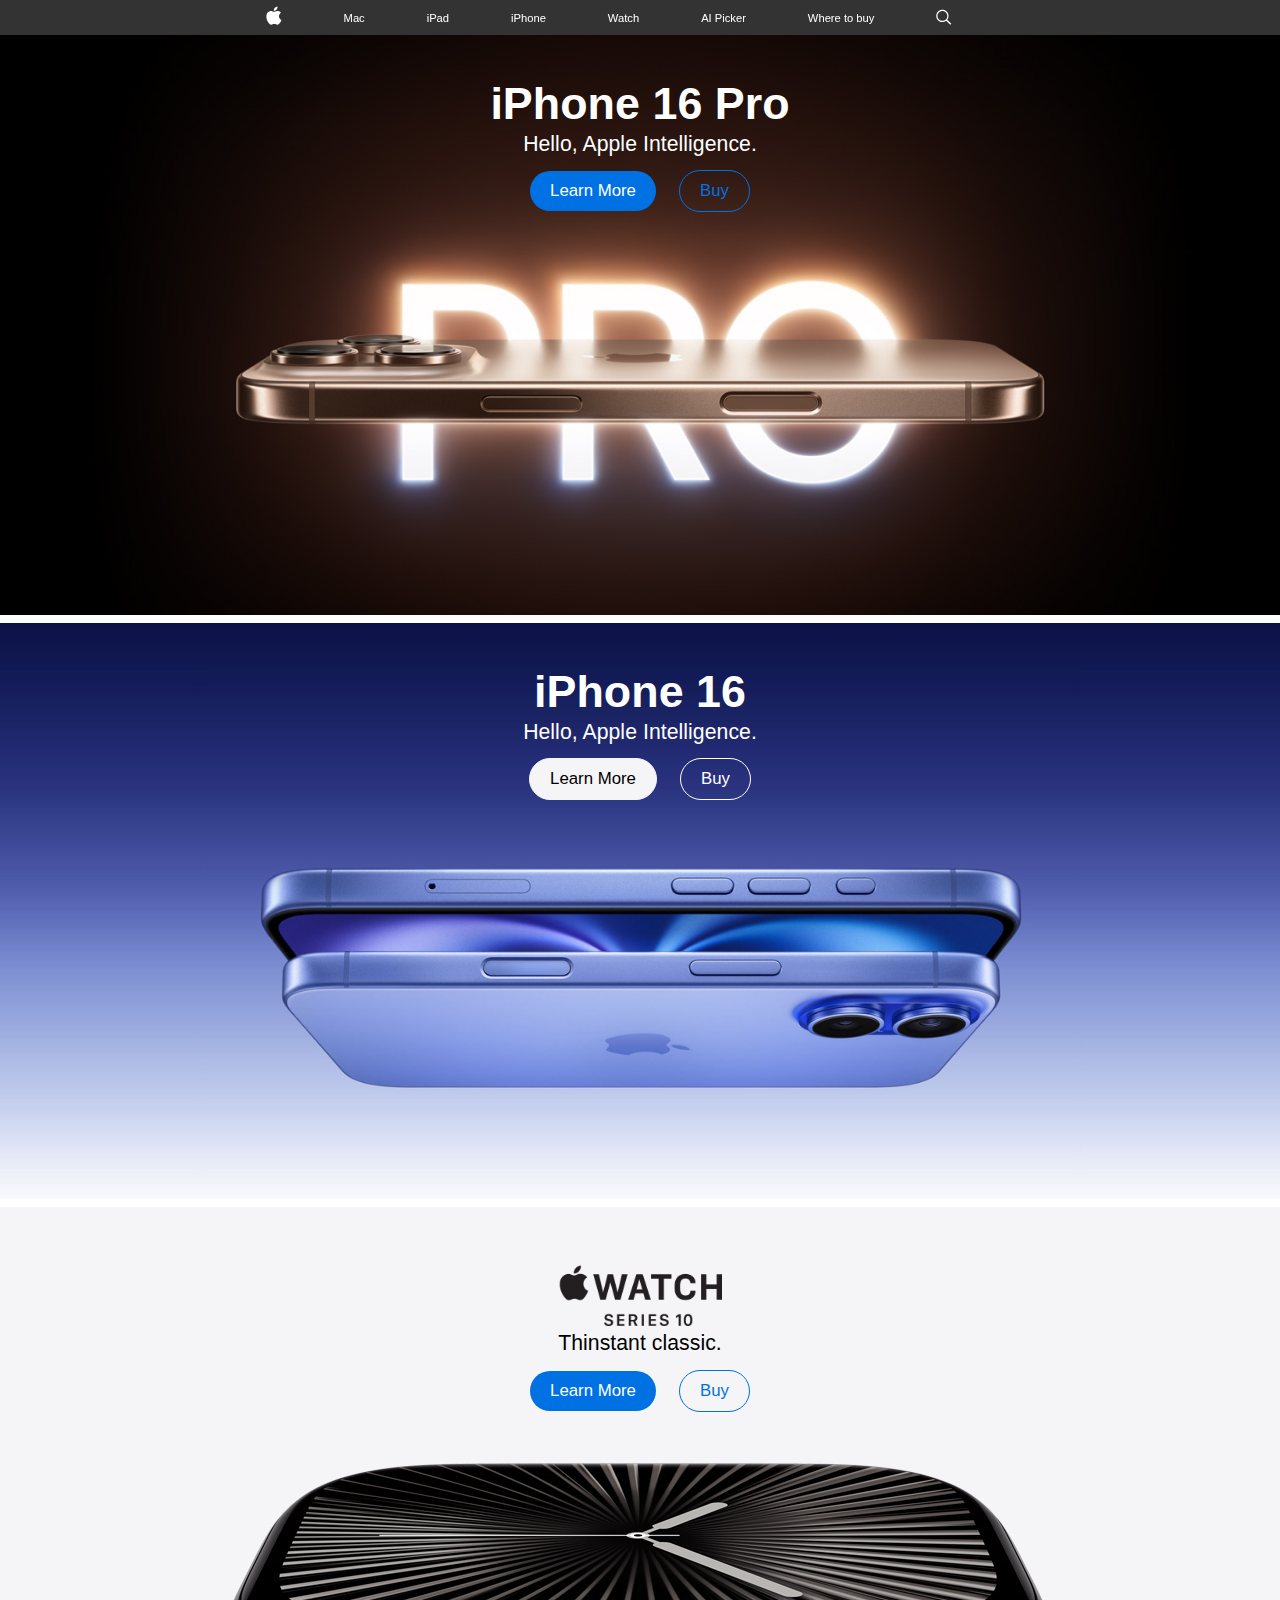
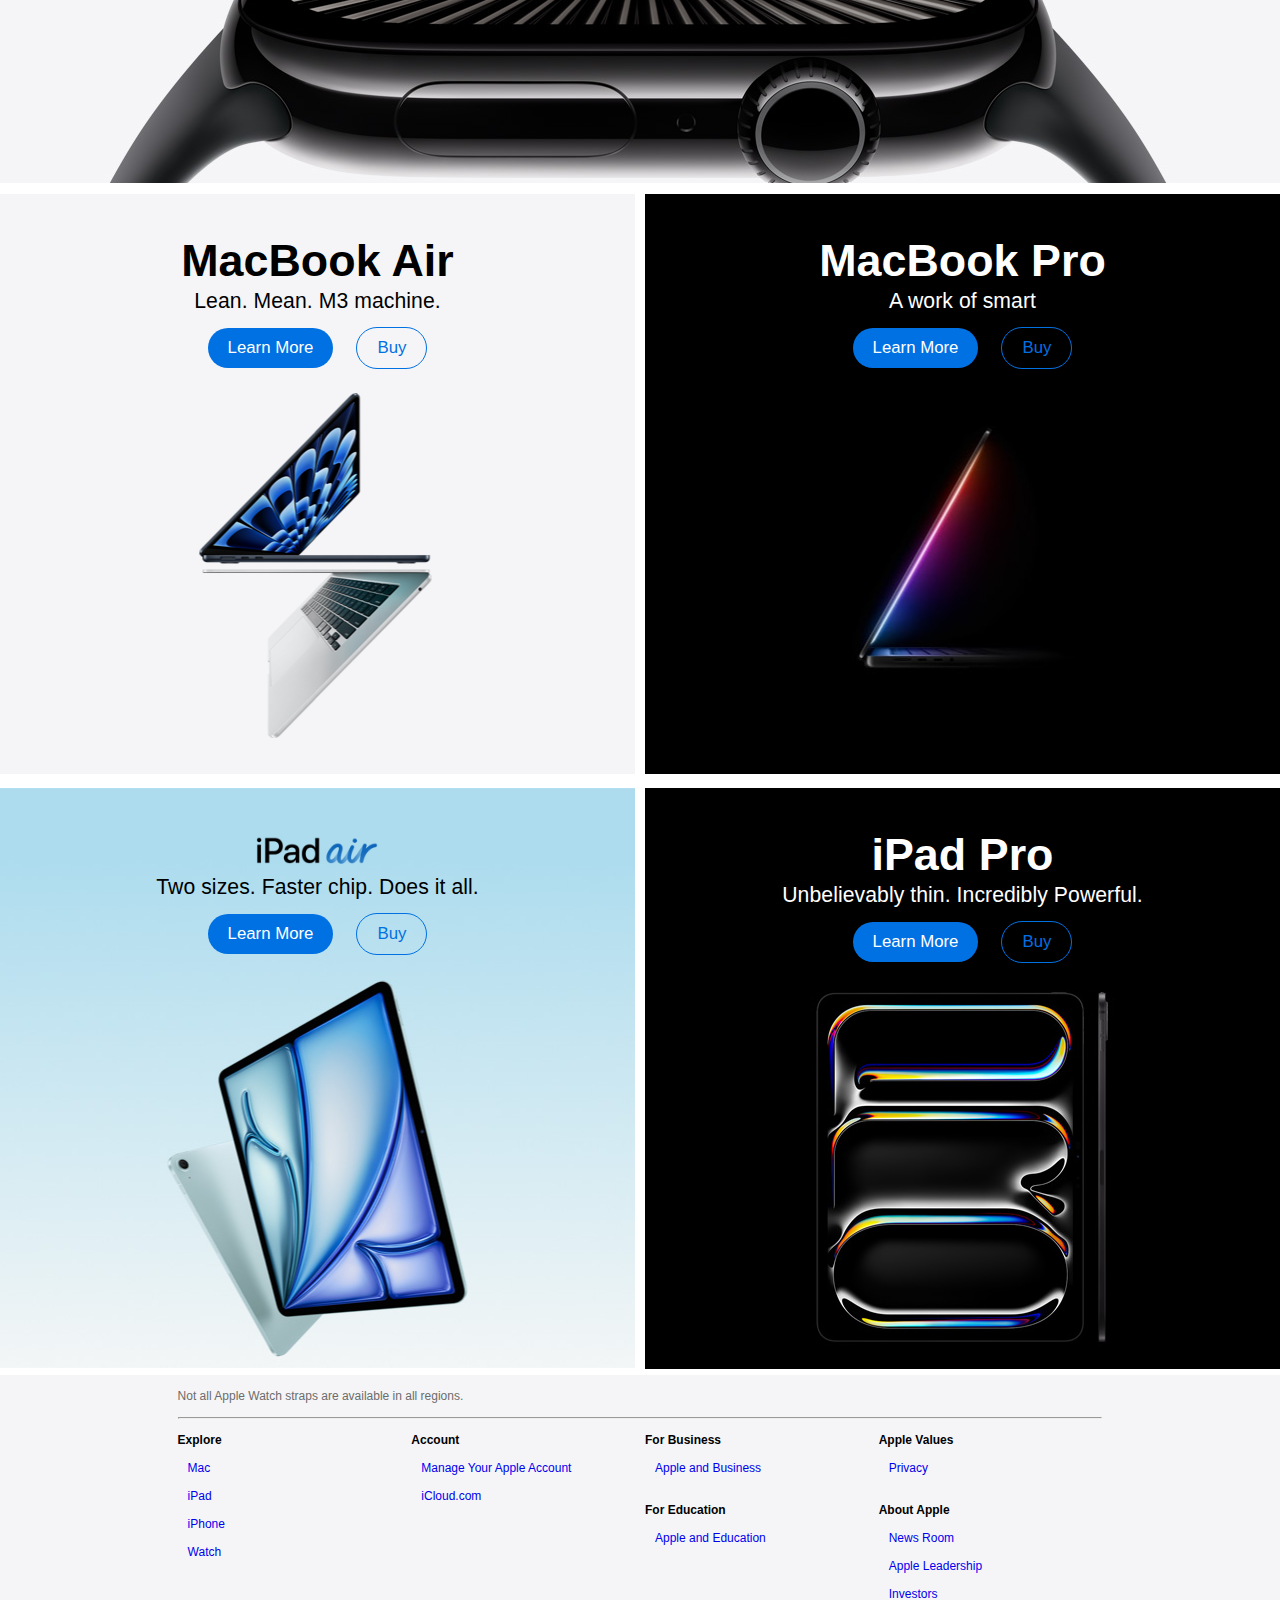
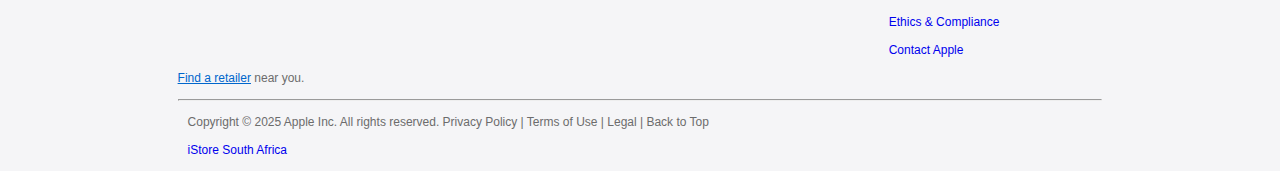
<file: index.html>
<!DOCTYPE html>
<html lang="en">
  <head>
    <meta charset="UTF-8" />
    <meta
      name="viewport"
      content="width=device-width, initial-scale=1.0"
    />
    <meta
      http-equiv="X-UA-Compatible"
      content="ie=edge"
    />
    <title>Tshego | Apple (South Africa)</title>
    <link
      rel="shortcut icon"
      href="img/favicon.ico"
      type="image/x-icon"
    />
    <link
      rel="stylesheet"
      href="style.css"
    />
  </head>
  <body>
    <header>
      <div class="container">
        <nav class="nav">
          <ul class="nav-list nav-list-mobile">
            <li class="nav">
              <!-- <div class="mobile-menu">
                <span class="line line-top"></span>
                <span class="line line-bottom"></span>
              </div> -->
            </li>
            <li class="nav-item">
              <a
                href="ai_picker.html"
                class="nav-link nav-link-apple"
              ></a>
            </li>
            <li class="nav-item">
              <a
                href="#"
                class="nav-link nav-link-bag"
              ></a>
            </li>
          </ul>
          <!-- /.nav-list nav-list-mobile -->
          <ul class="nav-list nav-list-larger">
            <li class="nav-item nav-item-hidden">
              <a
                href="index.html"
                class="nav-link nav-link-apple"
              ></a>
            </li>

            <li class="nav-item">
              <a
                href="https://www.apple.com/za/mac/"
                target="_blank"
                class="nav-link"
                >Mac</a
              >
            </li>
            <li class="nav-item">
              <a
                href="https://www.apple.com/za/ipad/"
                target="_blank"
                class="nav-link"
                >iPad</a
              >
            </li>
            <li class="nav-item">
              <a
                href="https://www.apple.com/za/iphone/"
                class="nav-link"
                >iPhone</a
              >
            </li>
            <li class="nav-item">
              <a
                href="https://www.apple.com/za/watch/"
                class="nav-link"
                >Watch</a
              >
            </li>
            <li class="nav-item">
              <a
                href="ai_picker.html"
                class="nav-link"
                >AI Picker</a
              >
            </li>
            <li class="nav-item">
              <a
                href="https://www.istore.co.za/storelocator"
                target="_blank"
                class="nav-link"
                >Where to buy</a
              >
            </li>
            <li
              class="nav-item"
              id="search"
            >
              <a
                class="nav-link nav-link-search"
                id="search"
              ></a>
            </li>
            <li class="nav-item nav-item-hidden-bag">
              <a
                href="#"
                class="nav-link nav-link-bag"
              ></a>
            </li>
          </ul>
          <!-- /.nav-list nav-list-larger -->
        </nav>
        <div class="search-container hide">
          <div
            class="nav-link-search"
            id="search"
          ></div>
          <div class="search-bar">
            <form action="">
              <input
                type="text"
                placeholder="Search"
              />
            </form>
          </div>
          <div class="link-close"></div>
          <div class="quick-links">
            <h2>Quick Links</h2>
            <ul>
              <li>
                <a href="#">Sign in</a>
              </li>
              <li>
                <a href="ai_picker.html">AI Picker</a>
              </li>
              <li>
                <a href="#">Find a Store</a>
              </li>
              <li>
                <a href="#">Buy Online</a>
              </li>
              <li>
                <a href="#">Hire Me</a>
              </li>
            </ul>
          </div>
        </div>
      </div>
      <div class="overlay"></div>
    </header>
    <main>
      <section class="hero iphone-16-pro">
        <div class="container">
          <div class="title">
            <h2 class="title-heading">iPhone 16 Pro</h2>
            <h3 class="title-sub-heading">Hello, Apple Intelligence.</h3>
          </div>
          <div class="cta">
            <a
              href="https://www.apple.com/za/iphone-16-pro/"
              target="_blank"
              class="cta-link learn-more-button-blue"
              >Learn More</a
            >
            <a
              href="https://www.istore.co.za/iphone/shop-iphone-range"
              class="cta-link buy-button-blue"
              >Buy</a
            >
          </div>
        </div>
      </section>

      <section class="hero iphone-16">
        <div class="container">
          <div class="title">
            <h2 class="title-heading">iPhone 16</h2>
            <h3 class="title-sub-heading">Hello, Apple Intelligence.</h3>
          </div>
          <div class="cta">
            <a
              href="https://www.apple.com/za/iphone-16/"
              target="_blank"
              class="cta-link cta-link-darker learn-more-button-white"
              >Learn More</a
            >
            <a
              href="https://www.istore.co.za/iphone/shop-iphone-range"
              class="cta-link cta-link-darker buy-button-white"
              >Buy</a
            >
          </div>
        </div>
      </section>

      <section class="hero watch">
        <div class="container">
          <div class="title title-dark">
            <h2 class="title-heading-watch"></h2>
            <h3 class="title-sub-heading">Thinstant classic.</h3>
          </div>
          <div class="cta">
            <a
              href="https://www.apple.com/za/apple-watch-series-10/"
              target="_blank"
              class="cta-link cta-link-darker learn-more-button-blue"
              >Learn More</a
            >
            <a
              href="https://www.istore.co.za/apple-watch/shop-apple-watch-series-10"
              class="cta-link cta-link-darker buy-button-blue"
              >Buy</a
            >
          </div>
        </div>
      </section>

      <article class="gridded-hero">
        <section class="macbook-air macbook-air-mobile">
          <div class="container">
            <div class="title title-dark">
              <h2 class="title-heading">MacBook Air</h2>
              <h3 class="title-sub-heading">Lean. Mean. M3 machine.</h3>
            </div>
            <div class="cta">
              <a
                href="https://www.apple.com/za/macbook-air/"
                target="_blank"
                class="cta-link cta-link-darker learn-more-button-blue"
                >Learn More</a
              >
              <a
                href="https://www.istore.co.za/mac/shop-mac-range"
                class="cta-link cta-link-darker buy-button-blue"
                >Buy</a
              >
            </div>
          </div>
        </section>
        <section class="macbook-pro">
          <div class="container">
            <div class="title">
              <h2 class="title-heading">MacBook Pro</h2>
              <h3 class="title-sub-heading">A work of smart</h3>
            </div>
            <div class="cta">
              <a
                href="https://www.apple.com/za/macbook-pro/"
                class="cta-link cta-link-darker learn-more-button-blue"
                >Learn More</a
              >
              <a
                href="https://www.istore.co.za/mac/shop-mac-range"
                class="cta-link cta-link-darker buy-button-blue"
                >Buy</a
              >
            </div>
          </div>
        </section>
        <section class="ipad-air">
          <div class="container">
            <div class="title title-dark">
              <h2 class="title-heading-ipad-air"></h2>
              <h3 class="title-sub-heading">
                Two sizes. Faster chip. Does it all.
              </h3>
            </div>
            <div class="cta">
              <a
                href="https://www.apple.com/za/ipad-air/"
                target="_blank"
                class="cta-link cta-link-darker learn-more-button-blue"
                >Learn More</a
              >
              <a
                href="https://www.istore.co.za/ipad/shop-ipad-range"
                class="cta-link cta-link-darker buy-button-blue"
                >Buy</a
              >
            </div>
          </div>
        </section>
        <section class="ipad-pro">
          <div class="container">
            <div class="title">
              <h2 class="title-heading">iPad Pro</h2>
              <h3 class="title-sub-heading">
                Unbelievably thin. Incredibly Powerful.
              </h3>
            </div>
            <div class="cta">
              <a
                href="https://www.apple.com/za/ipad-pro/"
                target="_blank"
                class="cta-link cta-link-darker learn-more-button-blue"
                >Learn More</a
              >
              <a
                href="#"
                class="cta-link cta-link-darker buy-button-blue"
                >Buy</a
              >
            </div>
          </div>
        </section>
      </article>
    </main>
    <footer class="footer-styles">
      <div class="container mobile-hide">
        <br />
        Not all Apple Watch straps are available in all regions.
        <br /><br />
        <hr />
        <div class="gridded-footer">
          <div class="explore">
            <br />
            <h4>Explore</h4>
            <p>
              <br />
              <a href="#">Mac</a><br /><br />
              <a href="#">iPad</a><br /><br />
              <a href="#">iPhone</a><br /><br />
              <a href="#">Watch</a><br /><br />
            </p>
          </div>
          <div class="account">
            <br />
            <h4>Account</h4>
            <p>
              <br />
              <a href="#">Manage Your Apple Account</a><br /><br />
              <a href="#">iCloud.com</a><br /><br />
            </p>
          </div>
          <div class="business-education">
            <br />
            <h4>For Business</h4>
            <p>
              <br />
              <a href="#">Apple and Business</a><br /><br />
            </p>
            <br />
            <h4>For Education</h4>
            <p>
              <br />
              <a href="#">Apple and Education</a><br /><br />
            </p>
          </div>
          <div class="values-about">
            <br />
            <h4>Apple Values</h4>
            <p>
              <br />
              <a href="#">Privacy</a><br /><br />
            </p>
            <br />
            <h4>About Apple</h4>
            <p>
              <br />
              <a href="#">News Room</a><br /><br />
              <a href="#">Apple Leadership</a><br /><br />
              <a href="#">Investors</a><br /><br />
              <a href="#">Ethics & Compliance</a><br /><br />
              <a href="#">Contact Apple</a><br /><br />
            </p>
          </div>
        </div>
        <a
          href="#"
          class="blue"
          >Find a retailer</a
        >
        near you.
        <br />
        <br />
        <hr />
        <br />
        <p>
          Copyright © 2025 Apple Inc. All rights reserved. Privacy Policy |
          Terms of Use | Legal | Back to Top <br /><br /><a
            href="https://www.istore.co.za/"
            target="_blank"
            >iStore South Africa</a
          >
          <br />
          <br />
        </p>
      </div>
      <div class="container mobile-show">
        <br />
        <aside>
          <details>
            <summary>
              Explore
              <br />
              <br />
              <hr />
            </summary>
            <p>
              <br />
              <a href="#">Mac</a><br /><br />
              <a href="#">iPad</a><br /><br />
              <a href="#">iPhone</a><br /><br />
              <a href="#">Watch</a><br /><br />
            </p>
          </details>
          <br />
          <aside>
            <details>
              <summary>
                Account <br /><br />
                <hr />
              </summary>
              <p>
                <br />
                <a href="#">Manage Your Apple Account</a><br /><br />
                <a href="#">iCloud.com</a><br /><br />
              </p>
            </details>
          </aside>
          <br />
          <aside>
            <details>
              <summary>
                For Business
                <br /><br />
                <hr />
              </summary>
              <p>
                <br />
                <a href="#">Apple and Business</a><br /><br />
              </p>
              <br />
            </details>
          </aside>
          <br />
          <aside>
            <details>
              <summary>
                For Education <br /><br />
                <hr />
              </summary>
              <p>
                <br />
                <a href="#">Apple and Education</a><br /><br />
              </p>
            </details>
          </aside>
          <br />
          <aside>
            <details>
              <summary>
                Apple Values <br /><br />
                <hr />
              </summary>
              <p>
                <br />
                <a href="#">Privacy</a><br /><br />
              </p>
              <br />
            </details>
          </aside>
          <aside>
            <br />
            <details>
              <summary>
                About Apple <br /><br />
                <hr />
              </summary>
              <p>
                <br />
                <a href="#">News Room</a><br /><br />
                <a href="#">Apple Leadership</a><br /><br />
                <a href="#">Investors</a><br /><br />
                <a href="#">Ethics & Compliance</a><br /><br />
                <a href="#">Contact Apple</a><br /><br />
              </p>
              <br /><br />
            </details>
          </aside>
        </aside>
        <p>
          <br />
          <a
            href="#"
            class="blue"
            >Find a retailer</a
          >
          near you.
        </p>
        <p><br />iStore South Africa</p>
        <p><br />Copyright © 2025 Apple Inc. All rights reserved.</p>
        <p>
          <br /><a href="#">Privacy Policy</a> | <a href="#">Terms of Use</a> |
          <a href="#">Legal</a> | <a href="#">Site Map</a>
        </p>
      </div>
    </footer>
    <script src="main.js"></script>
  </body>
</html>
</file>
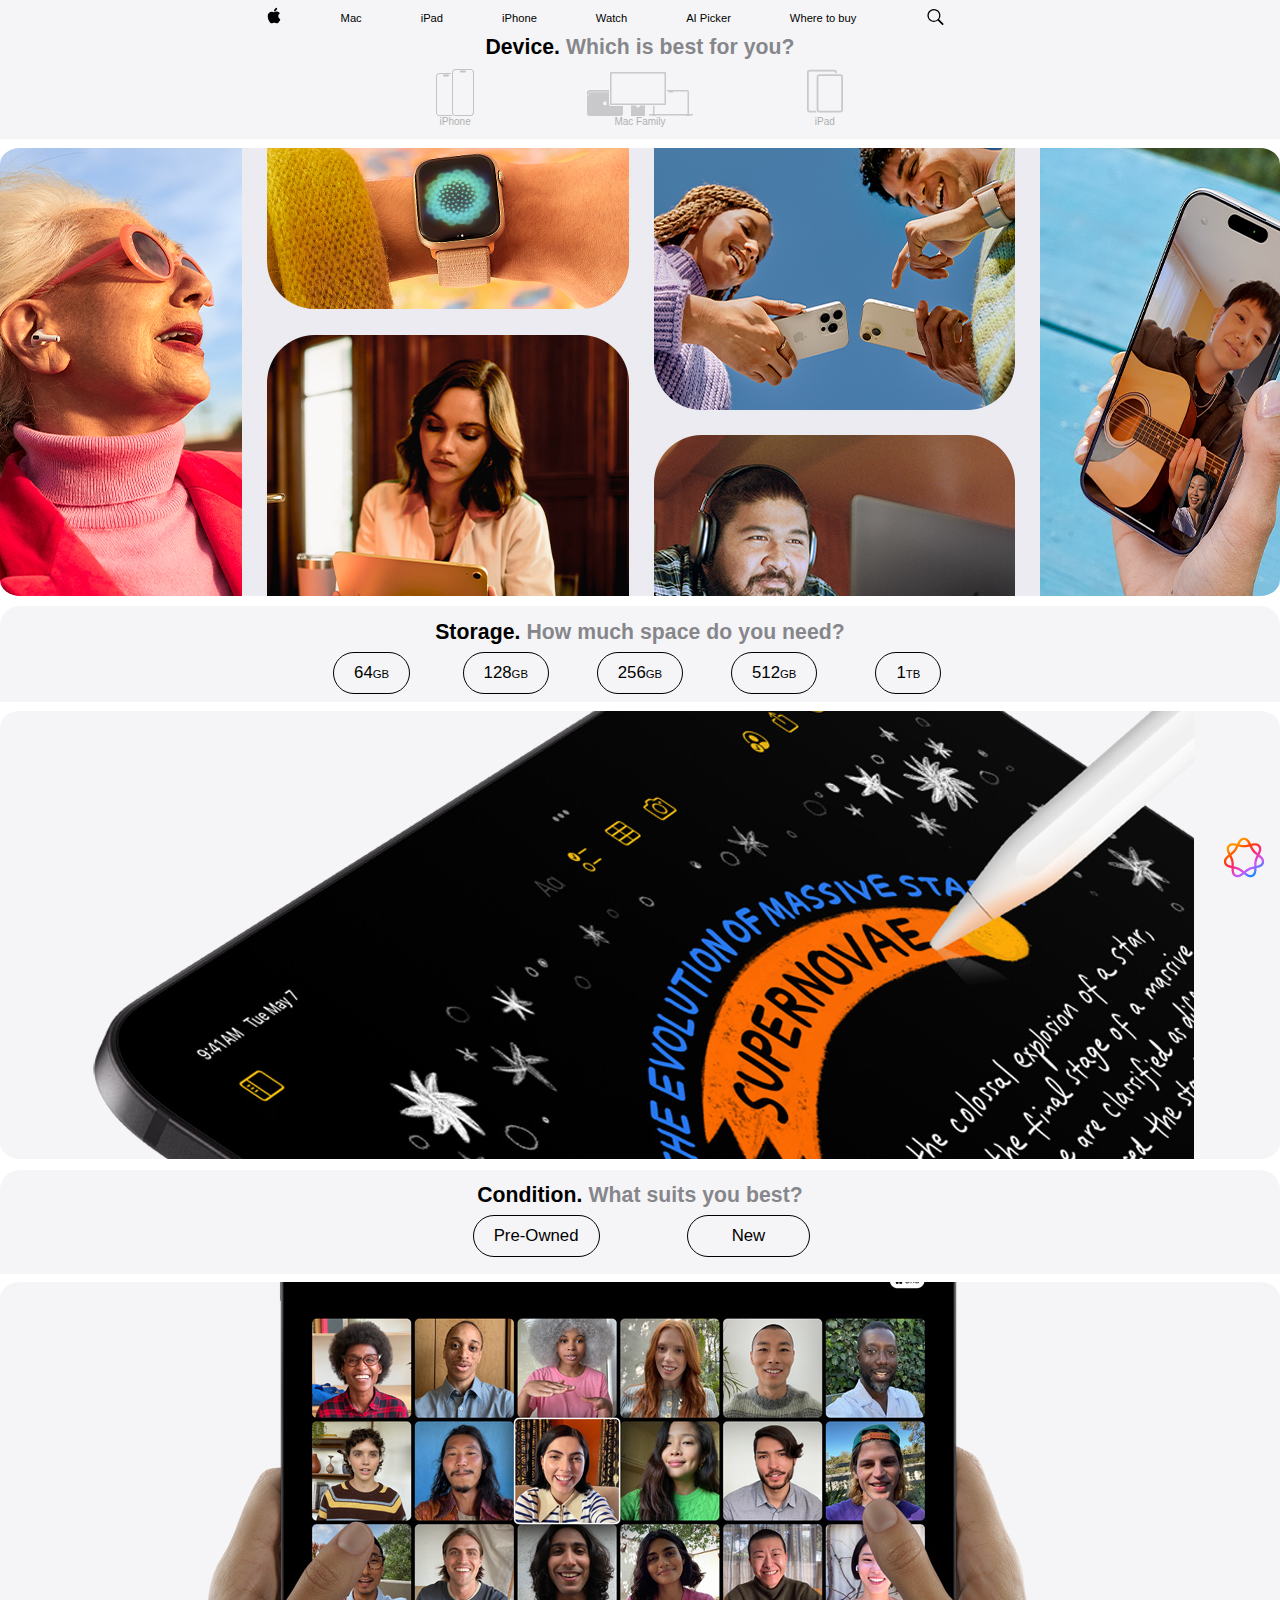
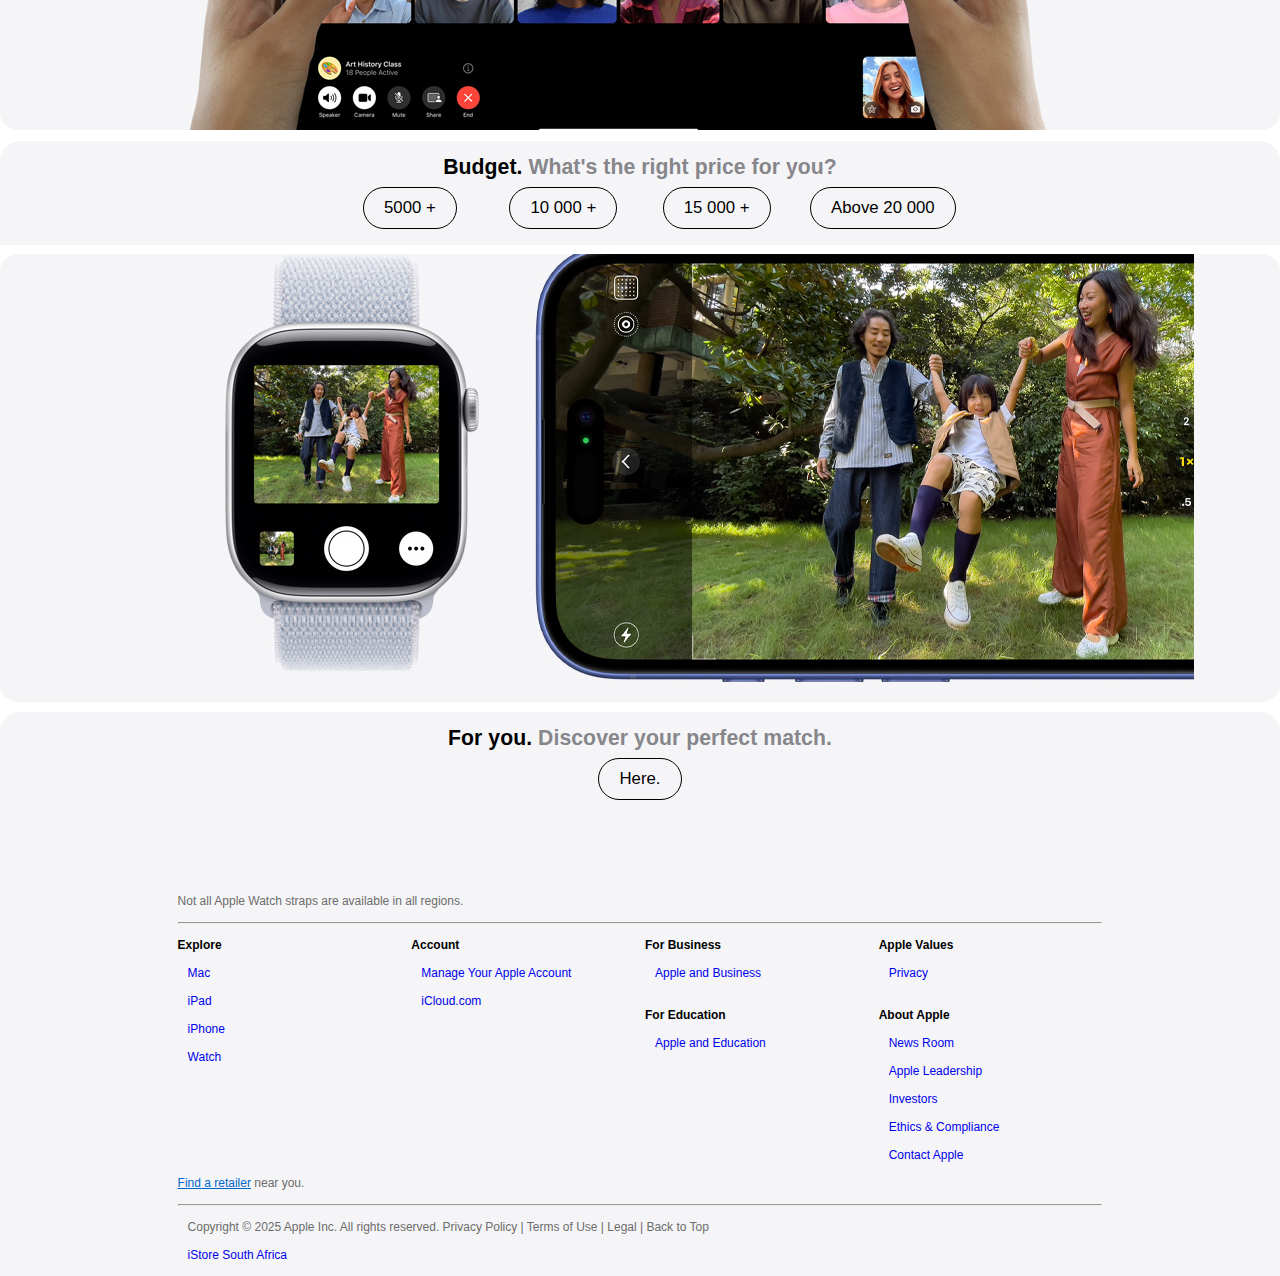
<file: ai_picker.html>
<!DOCTYPE html>
<html lang="en">
  <head>
    <meta charset="UTF-8" />
    <meta
      name="viewport"
      content="width=device-width, initial-scale=1.0"
    />
    <meta
      http-equiv="X-UA-Compatible"
      content="ie=edge"
    />
    <title>Tshego | AI Picker</title>
    <link
      rel="shortcut icon"
      href="img/favicon.ico"
      type="image/x-icon"
    />
    <link
      rel="stylesheet"
      href="style.css"
    />
  </head>
  <body>
    <header class="ai-picker">
      <div class="container">
        <nav class="nav">
          <ul class="nav-list nav-list-mobile">
            <li class="nav">
              <!-- <div class="mobile-menu">
                  <span class="line line-top"></span>
                  <span class="line line-bottom"></span>
                </div> -->
            </li>
            <li class="nav-item">
              <a
                href="index.html"
                class="nav-link nav-link-apple"
              ></a>
            </li>
            <li class="nav-item">
              <a
                href="#"
                class="nav-link nav-link-bag"
              ></a>
            </li>
          </ul>
          <!-- /.nav-list nav-list-mobile -->
          <ul class="nav-list nav-list-larger">
            <li class="nav-item nav-item-hidden">
              <a
                href="index.html"
                class="nav-link nav-link-apple"
              ></a>
            </li>

            <li class="nav-item">
              <a
                href="https://www.apple.com/za/mac/"
                target="_blank"
                class="nav-link"
                >Mac</a
              >
            </li>
            <li class="nav-item">
              <a
                href="https://www.apple.com/za/ipad/"
                target="_blank"
                class="nav-link"
                >iPad</a
              >
            </li>
            <li class="nav-item">
              <a
                href="https://www.apple.com/za/iphone/"
                class="nav-link"
                >iPhone</a
              >
            </li>
            <li class="nav-item">
              <a
                href="https://www.apple.com/za/watch/"
                class="nav-link"
                >Watch</a
              >
            </li>
            <li class="nav-item">
              <a
                href="#"
                class="nav-link"
                >AI Picker</a
              >
            </li>
            <li class="nav-item">
              <a
                href="https://www.istore.co.za/storelocator"
                target="_blank"
                class="nav-link"
                >Where to buy</a
              >
            </li>
            <li class="nav-item">
              <a
                class="nav-link nav-link-search"
                id="search"
              ></a>
            </li>
            <li class="nav-item">
              <a
                href="#"
                class="nav-link nav-link-bag"
              ></a>
            </li>
          </ul>
          <!-- /.nav-list nav-list-larger -->
        </nav>
        <div class="search-container hide white">
          <div class="nav-link-search"></div>
          <div class="search-bar">
            <form action="">
              <input
                type="text"
                placeholder="Search"
              />
            </form>
          </div>
          <div class="link-close"></div>
          <div class="quick-links">
            <h2>Quick Links</h2>
            <ul>
              <li>
                <a href="#">Sign in</a>
              </li>
              <li>
                <a href="ai_picker.html">AI Picker</a>
              </li>
              <li>
                <a href="#">Find a Store</a>
              </li>
              <li>
                <a href="#">Buy Online</a>
              </li>
              <li>
                <a href="#">Hire Me</a>
              </li>
            </ul>
          </div>
        </div>
      </div>
      <div class="overlay"></div>
    </header>

    <main>
      <section class="ai-picker-selection">
        <div class="container">
          <div class="nav">
            <h3 class="title-sub-heading">
              <strong
                >Device.
                <span class="prompt-grey">Which is best for you?</span></strong
              >
            </h3>
            <br />
            <ul class="nav-list">
              <li></li>
              <li></li>
              <li class="nav-item">
                <a
                  href="#"
                  class="nav-link nav-link-iphone"
                  id="iphone"
                ></a>
                <a
                  href="#"
                  class="nav-link-opacity-iphone"
                  id="iphone"
                  >iPhone</a
                >
              </li>
              <li class="nav-item">
                <a
                  href="#"
                  class="nav-link nav-link-mac"
                  id="mac"
                ></a>
                <a
                  href="#"
                  class="nav-link-opacity-mac"
                  id="mac"
                  >Mac Family</a
                >
              </li>
              <li class="nav-item">
                <a
                  href="#"
                  class="nav-link nav-link-ipad"
                  id="ipad"
                ></a>
                <a
                  href="#"
                  class="nav-link-opacity-ipad"
                  id="ipad"
                  >iPad</a
                >
              </li>
              <li></li>
              <li></li>
            </ul>
          </div>
        </div>
      </section>
      <section class="hero ai-hero hero-1"></section>
      <section class="ai-picker-selection position-modifier-1 round-top">
        <br />
        <div class="container">
          <div class="nav">
            <h3 class="title-sub-heading">
              <strong
                >Storage.
                <span class="prompt-grey"
                  >How much space do you need?</span
                ></strong
              >
            </h3>
            <ul class="nav-list container">
              <li></li>
              <li></li>
              <li class="nav-item">
                <a
                  class="cta-link storage-selection-button margin storage-64GB"
                  id="storage-64GB"
                  >64<span class="storage-gb">GB</span></a
                >
              </li>
              <li class="nav-item">
                <a
                  class="cta-link storage-selection-button margin storage-128GB"
                  id="storage-128GB"
                  >128<span class="storage-gb">GB</span></a
                >
              </li>
              <li class="nav-item">
                <a
                  class="cta-link storage-selection-button margin storage-256GB"
                  id="storage-256GB"
                  >256<span class="storage-gb">GB</span></a
                >
              </li>
              <li class="nav-item">
                <a
                  class="cta-link storage-selection-button margin storage-512GB"
                  id="storage-512GB"
                  >512<span class="storage-gb">GB</span></a
                >
              </li>
              <li class="nav-item">
                <a
                  class="cta-link storage-selection-button margin storage-1TB"
                  id="storage-1TB"
                  >1<span class="storage-gb">TB</span></a
                >
              </li>
              <li></li>
              <li></li>
            </ul>
          </div>
        </div>
      </section>
      <section class="hero ai-hero hero-2"></section>
      <section class="ai-picker-selection round-top">
        <div class="container">
          <br />
          <div class="nav">
            <h3 class="title-sub-heading">
              <strong
                >Condition.
                <span class="prompt-grey">What suits you best?</span></strong
              >
            </h3>
            <ul class="nav-list container">
              <li></li>
              <li></li>
              <li class="nav-item">
                <a
                  class="cta-link storage-selection-button margin no-wrap preowned"
                  id="preowned"
                  >Pre-Owned</a
                >
              </li>
              <li class="nav-item">
                <a
                  class="cta-link storage-selection-button margin notPreowned"
                  id="notPreowned"
                  >&nbsp;&nbsp;&nbsp;&nbsp;&nbsp;New&nbsp;&nbsp;&nbsp;&nbsp;&nbsp;</a
                >
              </li>

              <li></li>
              <li></li>
            </ul>
          </div>
        </div>
      </section>
      <section class="hero ai-hero hero-3"></section>
      <section class="ai-picker-selection round-top">
        <div class="container">
          <br />
          <div class="nav">
            <h3 class="title-sub-heading">
              <strong
                >Budget.
                <span class="prompt-grey"
                  >What's the right price for you?</span
                ></strong
              >
            </h3>
            <ul class="nav-list container">
              <li></li>
              <li></li>
              <li class="nav-item">
                <a
                  class="cta-link storage-selection-button margin no-wrap budget1"
                  id="budget1"
                  >5000 +</a
                >
              </li>
              <li class="nav-item">
                <a
                  class="cta-link storage-selection-button margin no-wrap budget2"
                  id="budget2"
                  >10 000 +</a
                >
              </li>
              <li class="nav-item">
                <a
                  class="cta-link storage-selection-button margin no-wrap budget3"
                  id="budget3"
                  >15 000 +</a
                >
              </li>
              <li class="nav-item">
                <a
                  class="cta-link storage-selection-button margin no-wrap budget4"
                  id="budget4"
                  >Above 20 000</a
                >
              </li>

              <li></li>
              <li></li>
            </ul>
          </div>
        </div>
      </section>
      <section class="hero ai-hero hero-4"></section>
      <section class="ai-picker-selection round-top flat-bottom">
        <div class="container for-you">
          <br />
          <div class="nav">
            <h3 class="title-sub-heading">
              <strong
                >For you.
                <span class="prompt-grey"
                  >Discover your perfect match.</span
                ></strong
              >
            </h3>
            <ul class="nav-list container">
              <li></li>
              <li></li>
              <li class="nav-item">
                <a
                  href="#"
                  class="cta-link storage-selection-button margin no-wrap"
                  id="reccomendationLink"
                  >Here.</a
                >
              </li>
              <li></li>
              <li></li>
            </ul>
          </div>
        </div>
      </section>
      <div class="spacer"></div>
    </main>

    <footer class="footer-styles">
      <div class="container mobile-hide">
        <br />
        Not all Apple Watch straps are available in all regions.
        <br /><br />
        <hr />
        <div class="gridded-footer">
          <div class="explore">
            <br />
            <h4>Explore</h4>
            <p>
              <br />
              <a href="#">Mac</a><br /><br />
              <a href="#">iPad</a><br /><br />
              <a href="#">iPhone</a><br /><br />
              <a href="#">Watch</a><br /><br />
            </p>
          </div>
          <div class="account">
            <br />
            <h4>Account</h4>
            <p>
              <br />
              <a href="#">Manage Your Apple Account</a><br /><br />
              <a href="#">iCloud.com</a><br /><br />
            </p>
          </div>
          <div class="business-education">
            <br />
            <h4>For Business</h4>
            <p>
              <br />
              <a href="#">Apple and Business</a><br /><br />
            </p>
            <br />
            <h4>For Education</h4>
            <p>
              <br />
              <a href="#">Apple and Education</a><br /><br />
            </p>
          </div>
          <div class="values-about">
            <br />
            <h4>Apple Values</h4>
            <p>
              <br />
              <a href="#">Privacy</a><br /><br />
            </p>
            <br />
            <h4>About Apple</h4>
            <p>
              <br />
              <a href="#">News Room</a><br /><br />
              <a href="#">Apple Leadership</a><br /><br />
              <a href="#">Investors</a><br /><br />
              <a href="#">Ethics & Compliance</a><br /><br />
              <a href="#">Contact Apple</a><br /><br />
            </p>
          </div>
        </div>
        <a
          href="#"
          class="blue"
          >Find a retailer</a
        >
        near you.
        <br />
        <br />
        <hr />
        <br />
        <p>
          Copyright © 2025 Apple Inc. All rights reserved. Privacy Policy |
          Terms of Use | Legal | Back to Top <br /><br /><a
            href="https://www.istore.co.za/"
            target="_blank"
            >iStore South Africa</a
          >
          <br />
          <br />
        </p>
      </div>
      <div class="container mobile-show">
        <br />
        <aside>
          <details>
            <summary>
              Explore
              <br />
              <br />
              <hr />
            </summary>
            <p>
              <br />
              <a href="#">Mac</a><br /><br />
              <a href="#">iPad</a><br /><br />
              <a href="#">iPhone</a><br /><br />
              <a href="#">Watch</a><br /><br />
            </p>
          </details>
          <br />
          <aside>
            <details>
              <summary>
                Account <br /><br />
                <hr />
              </summary>
              <p>
                <br />
                <a href="#">Manage Your Apple Account</a><br /><br />
                <a href="#">iCloud.com</a><br /><br />
              </p>
            </details>
          </aside>
          <br />
          <aside>
            <details>
              <summary>
                For Business
                <br /><br />
                <hr />
              </summary>
              <p>
                <br />
                <a href="#">Apple and Business</a><br /><br />
              </p>
              <br />
            </details>
          </aside>
          <br />
          <aside>
            <details>
              <summary>
                For Education <br /><br />
                <hr />
              </summary>
              <p>
                <br />
                <a href="#">Apple and Education</a><br /><br />
              </p>
            </details>
          </aside>
          <br />
          <aside>
            <details>
              <summary>
                Apple Values <br /><br />
                <hr />
              </summary>
              <p>
                <br />
                <a href="#">Privacy</a><br /><br />
              </p>
              <br />
            </details>
          </aside>
          <aside>
            <br />
            <details>
              <summary>
                About Apple <br /><br />
                <hr />
              </summary>
              <p>
                <br />
                <a href="#">News Room</a><br /><br />
                <a href="#">Apple Leadership</a><br /><br />
                <a href="#">Investors</a><br /><br />
                <a href="#">Ethics & Compliance</a><br /><br />
                <a href="#">Contact Apple</a><br /><br />
              </p>
              <br /><br />
            </details>
          </aside>
        </aside>
        <p>
          <br />
          <a
            href="#"
            class="blue"
            >Find a retailer</a
          >
          near you.
        </p>
        <p><br />iStore South Africa</p>
        <p><br />Copyright © 2025 Apple Inc. All rights reserved.</p>
        <p>
          <br /><a href="#">Privacy Policy</a> | <a href="#">Terms of Use</a> |
          <a href="#">Legal</a> | <a href="#">Site Map</a>
        </p>
      </div>
      <div class="apple-ai"></div>
    </footer>
    <script src="main.js"></script>
  </body>
</html>
</file>
<file: style.css>
/* Golbal */

*,
*::before,
*::after {
  margin: 0;
  padding: 0;
  box-sizing: border-box;
}

html {
  font-size: 8px;
  font-family: "SF Pro Display", sans-serif;
  min-width: 480px;
}

body {
  overflow: auto;
}

a {
  display: block;
  text-decoration: none;
}

.container {
  max-width: 98rem;
  margin: 0 auto;
  padding: 0 2.2rem;
}

/* Header */

header {
  position: fixed;
  top: 0;
  z-index: 1400;
  width: 100%;
  height: 4.4rem;
  background-color: rgba(0, 0, 0, 0.8);
  backdrop-filter: blur(2rem);
}
.ai-picker {
  background-color: #f5f5f7;
}
.ai-picker .nav-link {
  color: black;
}
.ai-picker .nav-link-apple {
  background: url(img/apple-black.svg) center no-repeat;
}
.ai-picker .nav-link-search {
  background: url(img/search-black.svg) center no-repeat;
  width: 5rem;
}

.ai-picker-selection {
  position: sticky;
  height: 13rem;
  top: 4.4rem;
  background-color: #f5f5f7;
  backdrop-filter: blur(2rem);
  justify-content: center;
  border-color: #f5f5f7 solid 1px;
}

.ai-picker-selection:nth-child(2) {
  top: 25rem;
}
.ai-picker-selection .title {
  margin-top: 0;
}
.ai-picker-selection .title-sub-heading {
  text-align: center;
}
.round-top {
  border-top-left-radius: 20px;
  border-top-right-radius: 20px;
}

.ai-hero {
  margin-top: 4.4rem;
  margin-bottom: 0.8rem;
  border-radius: 20px;
  height: 57rem !important;
  background-color: #f5f5f7 !important;
}
.hero-1 {
  background: url(img/rng-hero-0.jpeg) center no-repeat !important;
}

.hero-2 {
  background: url(img/rng-hero-8.jpg) center no-repeat !important;
  margin-top: 0.6rem;
  background-color: #f5f5f7 !important;
}
.hero-3 {
  background: url(img/rng-hero-6.jpg) center no-repeat !important;
  margin-top: 0.6rem;
  background-color: #f5f5f7 !important;
}
.hero-4 {
  background: url(img/rng-hero-14.jpg) center no-repeat !important;
  margin-top: 0.6rem;
  background-color: #f5f5f7 !important;
}
.no-wrap {
  white-space: nowrap;
}
.storage-gb {
  font-size: 1.42rem;
}
.final-buy {
  color: white;
  align-items: center;
}

/* Search Container*/
.search-container.hide {
  opacity: 0;
  pointer-events: none;
}
.search-container {
  width: 98rem;
  margin: 0 auto;
  padding: 0;
  position: fixed;
  top: 0;
  left: 0;
  right: 0;
  z-index: 200;
  color: rgba(255, 255, 255, 0.1);
}

.search-container .nav-link-search {
  position: absolute;
  left: 12px;
  opacity: 0.5;
}
.link-close {
  background: url("img/close-icon.svg");
  display: block;
  background-position: center;
  width: 2rem;
  height: 4.4rem;
  background-repeat: no-repeat;
}
.search-container .link-close {
  position: absolute;
  top: 0;
  right: 12px;
  opacity: 0.5;
  cursor: pointer;
  transition: all 400ms;
}
.search-container .link-close:hover {
  opacity: 0.7;
}
.search-container form {
  width: 100%;
  margin: 0 auto;
  left: 3000px !important;
}
.search-container form input {
  width: 100%;
  height: 4.4rem;
  border: 0;
  outline: none;
  background: transparent;
  color: white;
  font-family: "Inter", sans-serif;
  font-size: 1.7rem;
  margin-left: 35px;
}
.white.search-container form input {
  margin-left: 50px;
  caret-color: black;
}
.white.search-container .link-close {
  filter: brightness(0);
}
/* Overlay */
.overlay.show {
  position: fixed;
  background: rgba(0, 0, 0, 0.48);
  width: 100%;
  height: 100vh;
  left: 0;
  top: 4.4rem;
  z-index: 100;
}
.overlay {
  transition: all 400ms ease;
}

/* Quick Links */

.search-container .quick-links {
  background: #181818;
  position: absolute;
  left: 0;
  right: 0;
  padding: 16px 8px;
  border-radius: 0 0 16px 16px;
}
.white.search-container .quick-links {
  background: #f5f5f7;
}

.search-container .quick-links h2 {
  text-transform: uppercase;
  font-size: 12px;
  color: #cececf;
  margin: 0 32px;
  margin-top: 10px;
}
.white.search-container .quick-links h2 {
  color: black;
}

.search-container .quick-links ul {
  list-style: none;
  margin-top: 12px;
}

.search-container .quick-links ul li a {
  display: inline-block;
  width: 100%;
  padding: 8px 50px;
  font-size: 1.7rem;
  color: #cececf;
  text-decoration: none;
  font-weight: 400;
}
.white.search-container .quick-links ul li a {
  color: #000;
}

.search-container .quick-links ul li a:hover {
  color: white;
}
.white.search-container .quick-links ul li a:hover {
  color: black;
  opacity: 70%;
}

/* Desktop nav animations */
.nav-list.hide li {
  opacity: 0;
  pointer-events: none;
}

.nav-link-iphone {
  width: auto;
  height: 6rem;
  background: url(img/iphone-outline.svg) center no-repeat;
  opacity: 20%;
}
.nav-link-mac {
  width: auto;
  height: 6rem;
  background: url(img/mac-outline.svg) center no-repeat;
  opacity: 20%;
}

.nav-link-ipad {
  width: auto;
  height: 6rem;
  background: url(img/ipad-outline.svg) center no-repeat;
  opacity: 20%;
}

.nav-link-opacity-iphone,
.nav-link-opacity-mac,
.nav-link-opacity-ipad {
  opacity: 30%;
}
.nav-link-opacity-iphone.black,
.nav-link-opacity-mac.black,
.nav-link-opacity-ipad.black {
  opacity: 100%;
  transition: 0s;
}

.ai-picker-selection .nav-item {
  width: 15rem;
  text-align: center;
  font-size: 10px;
  margin-top: 0;
}
.nav-item.hide {
  opacity: 0;
  pointer-events: none;
}
.nav-link-iphone.black,
.nav-link-mac.black,
.nav-link-ipad.black {
  opacity: 100%;
}

.ai-picker-selection .container {
  max-width: 98rem;
  margin: 0 auto;
  padding: 0 2.2rem;
}
.ai-picker-selection a {
  color: black;
}

.prompt-grey {
  color: #86868b;
}

.position-modifier-1 {
  top: 4.4rem;
  height: 12rem;
}
.position-modifier-2 {
  top: 4.4rem;
}
.spacer {
  display: block;
  height: 8rem;
  background-color: #f5f5f7;
}
.margin {
  margin-top: 1rem;
}
.storage-selection-button {
  background-color: none;
  color: black;
  padding: 10px 20px;
  border: black 1px solid;
  border-radius: 25px;
  cursor: pointer;
  transition: background-color 0.3s ease;
  width: fit-content;
  height: fit-content;
}

.storage-selection-button:hover {
  background-color: black;
  color: white;
}
.storage-64GB.black,
.storage-128GB.black,
.storage-256GB.black,
.storage-512GB.black,
.storage-1TB.black {
  background-color: black;
  color: white;
}

.preowned.black,
.notPreowned.black {
  background-color: black;
  color: white;
}

.budget1.black,
.budget2.black,
.budget3.black,
.budget4.black {
  background-color: black;
  color: white;
}
.flat-bottom {
  border-bottom-left-radius: 0 !important;
  border-bottom-right-radius: 0 !important;
}
.for-you {
  bottom: 0px !important;
}
.apple-ai {
  position: fixed;
  bottom: 10px;
  right: 15px;
  z-index: 1400;
  width: 100%;
  height: 8rem;
  background: url(img/apple-intellegence.png) no-repeat right;
}

.nav-list {
  list-style: none;
  display: flex;
  align-items: center;
  justify-content: space-between;
  margin: 0, -1rem;
}

.nav-list-mobile {
  display: none;
}
.nav-link {
  font-size: 1.4rem;
  color: white;
  padding: 0 0rem;
  transition: opacity 0.5s;
}

.nav-link:hover {
  opacity: 0.7;
}

.nav-link-apple {
  width: 2rem;
  height: 4.4rem;
  background: url(img/apple.svg) center no-repeat;
}

.nav-link-search {
  width: 2rem;
  height: 4.4rem;
  background: url(img/search.svg) center no-repeat;
}

.iphone-16-pro {
  background: url(img/hero_iphone16pro_largetall.jpg);
  margin-top: 4.4rem;
}

/* iPhone 11 pro section */

.title {
  color: white;
  text-align: center;
  padding-top: 5.5rem;
}

.title-heading {
  font-size: 5.6rem;
  line-height: 1.07143;
  letter-spacing: 0.005rem;
}

.title-sub-heading {
  font-size: 2.65rem;
  margin-top: 0.6rem;
  letter-spacing: 0.008rem;
  font-weight: 400;
}

.title-price {
  font-size: 1.7rem;
  color: #888;
  margin-top: 0.68rem;
}
.learn-more-button-white {
  background-color: #f5f5f7;
  color: black;
  padding: 10px 20px;
  border: #f5f5f7 1px solid;
  border-radius: 25px;
  cursor: pointer;
  transition: background-color 0.3s ease;
  width: fit-content;
  height: fit-content;
}

.learn-more-button-blue {
  background-color: #0071e3;
  color: white;
  padding: 10px 20px;
  border-radius: 25px;
  cursor: pointer;
  transition: background-color 0.3s ease;
  width: fit-content;
  height: fit-content;
}
.learn-more-button-blue:hover {
  background-color: #0078f1;
}

.buy-button-white {
  background-color: none;
  color: white;
  padding: 10px 20px;
  border: white 1px solid;
  border-radius: 25px;
  cursor: pointer;
  transition: background-color 0.3s ease;
  width: fit-content;
  height: fit-content;
}
.buy-button-white:hover {
  background-color: white;
  color: black;
}

.buy-button-blue {
  background-color: none;
  color: #0071e3;
  padding: 10px 20px;
  border: #0071e3 1px solid;
  border-radius: 25px;
  cursor: pointer;
  transition: background-color 0.3s ease;
  width: fit-content;
  height: fit-content;
}
.buy-button-blue:hover {
  background-color: #0078f1;
  border: #0078f1 1px solid;
  color: white;
}

.cta {
  text-align: center;
  margin-top: 1.8rem;
}

.cta-link {
  font-size: 2.1rem;
  display: inline-block;
}

.cta-link:nth-child(2) {
  margin-left: 2.6rem;
}

/* iPhone 11 section */

.iphone-16 {
  background: url(img/hero_iphone16_largetall.jpg);
}

.title-dark {
  color: black;
}

/* Watch section */
.watch {
  background: url(img/hero_logo_apple_watch_series_10_largetall.png) center
    no-repeat;
}
.title-heading-watch {
  height: 7.8rem;
  background: url(img/hero_logo_apple_watch_series_10_largetall.png) center
    no-repeat;
  background-size: auto 7.8rem;
  margin-top: 1.6rem;
}

/* Moved to the bottom of all section styles to keep consistent styles */
.hero {
  height: 73rem;
  background-size: auto 73.6rem;
  background-position: center;
  background-repeat: no-repeat;
  border-top: 0.6rem solid white;
  border-bottom: 0.6rem solid white;
}

.iphone-16-pro {
  border-top: none;
}

/* END */
@media screen and (min-width: 1100px) {
  .watch {
    background: url(img/hero_apple_watch_series_10_largetall.jpg) no-repeat
      center;
  }
  .mobile-show {
    display: none;
  }
}

@media screen and (max-width: 1068px) {
  .iphone-16-pro {
    background: url(img/hero_iphone16pro_largetall.jpg);
  }

  .iphone-16 {
    background: url(img/hero_iphone16_largetall.jpg);
  }

  .watch {
    background: url(img/hero_apple_watch_series_10_largetall.jpg);
    background-size: cover;
    width: 100%;
    height: 100%;
  }

  .hero {
    height: 65rem;
    background-size: auto 69.8rem;
    background-position: bottom center;
    background-repeat: no-repeat;
  }

  .title-heading {
    font-size: 4.4rem;
  }

  .title-sub-heading {
    font-size: 2.4rem;
  }

  .cta-link:nth-child(2) {
    margin-left: 2rem;
  }

  .mobile-show {
    display: none;
  }
  .title-heading-watch {
    height: 6.2rem;
    background: url(img/hero_logo_apple_watch_series_10_largetall.png) center
      no-repeat;
    background-size: auto 6.2rem;
  }
  .ai-picker .nav-link-apple {
    background: url(img/apple-black.svg) right no-repeat;
  }
  .ai-picker-selection {
    border-bottom-left-radius: 20px;
    border-bottom-right-radius: 20px;
  }
  .hero-1 {
    background-size: auto 67rem !important;
  }
}

@media screen and (max-width: 767px) {
  header {
    height: 4.8rem;
    transition: background-color 0.36s cubic-bezier(0.32, 0.08, 0.24, 1),
      height 0.56s cubic-bezier(0.32, 0.08, 0.24, 1);
  }

  header .container {
    padding: 0;
  }

  .iphone-11-pro {
    margin-top: 4.8rem;
  }

  .nav-list {
    margin: 0;
  }

  .nav-list-mobile {
    display: flex;
  }

  .nav-item {
    width: 4.8rem;
    height: 4.8rem;
    display: block;
    white-space: nowrap;
    justify-content: center;
  }

  .nav-item-hidden {
    display: none;
  }

  .mobile-menu {
    position: relative;
    z-index: 1500;
    width: 100%;
    height: 100%;
    display: flex;
    flex-direction: column;
    align-items: center;
    justify-content: center;
    cursor: pointer;
  }

  .line {
    position: relative;
    width: 1.7rem;
    height: 1px;
    background-color: white;
    transition: margin-top 0.3192s cubic-bezier(0.04, 0.04, 0.12, 0.96);
  }

  .line-top {
    margin: 7px;
  }

  .line-bottom {
    margin-top: -0.4rem;
  }

  .active .line-top {
    margin-top: 0;
    /* transform: rotate(45deg);
    transition: transform 0.3192s 0.1s cubic-bezier(0.04, 0.04, 0.12, 0.96); */
  }

  .active .line-bottom {
    margin-top: 0;
    /* transform: rotate(-45deg);
    transition: transform 0.3192s 0.1s cubic-bezier(0.04, 0.04, 0.12, 0.96); */
  }

  header.active {
    height: 100%;
    background-color: black;
  }

  .nav-link-apple {
    width: 1.8rem;
    height: 4.8rem;
    position: relative;
    z-index: 1500;
  }

  .nav-link-bag {
    width: 1.6rem;
    height: 4.8rem;
    transition: opacity 3s;
  }

  .nav {
    position: relative;
  }

  .nav-link {
    font-size: 1.7rem;
    padding: 0;
    margin: auto 0;
    width: auto;
  }

  .nav-list-larger {
    position: fixed;
    top: 0;
    left: 0;
    width: 0;
    height: 0;
    display: block;
    padding: 10.5rem 10rem;
    z-index: 1000;
    box-sizing: border-box;
    opacity: 1;
    visibility: hidden;
    transition: opacity 0.3s;
  }

  .active .nav-list-larger {
    width: 100%;
    height: 100vh;
    opacity: 1;
    visibility: visible;
  }

  .active .nav-link-bag {
    opacity: 0;
    transition: opacity 0.3s;
  }

  .nav-list-larger .nav-item {
    width: 100%;
    justify-content: flex-start;
    border-bottom: 2px solid rgba(255, 255, 255, 0.1);
  }

  .nav-list-larger,
  .nav-item:nth-child(9) {
    border-bottom: none;
  }

  .active .nav-list-larger .nav-item {
    animation: fadeIn 1s ease-in;
  }

  @keyframes fadeIn {
    from {
      opacity: 0;
    }
    to {
      opacity: 1;
    }
  }
  .gridded-hero {
    grid-template-columns: repeat(auto-fit, 100%) !important;
    grid-template-rows: repeat(auto-fit, 73rem) !important;
    height: 295rem;
  }
  .macbook-air,
  .macbook-pro,
  .ipad-air,
  .ipad-pro {
    grid-area: unset !important;
  }
  .mobile-show {
    display: unset;
  }
  .mobile-hide {
    display: none;
  }
}

@media screen and (max-width: 735px) {
  .iphone-16-pro {
    background: url(img/hero_iphone16pro_largetall.jpg);
  }

  .iphone-16 {
    background: url(img/hero_iphone16_largetall.jpg);
  }

  .watch {
    background: url(img/hero_apple_watch_series_10_largetall.jpg);
  }

  .hero {
    height: 50rem;
    background-size: auto 54.8rem;
    background-position: bottom center;
    background-repeat: no-repeat;
  }

  .title {
    padding-top: 3.7rem;
  }

  .title-heading {
    font-size: 3.2rem;
  }

  .title-sub-heading {
    font-size: 1.9rem;
  }

  .title-heading-watch {
    margin-top: -0.5rem;
    margin-bottom: 0;
  }

  .title-price {
    font-size: 1.4rem;
  }

  .cta {
    margin-top: 0.7rem;
  }

  .cta-link {
    font-size: 1.9rem;
  }
}

.gridded-hero {
  display: grid;
  grid-template-columns: repeat(2, 1fr);
  grid-template-rows: repeat(2, 73rem);
  grid-column-gap: 10px;
  grid-row-gap: 10px;
  margin-top: 5px;
  margin-bottom: 5px;
}

.macbook-air {
  background: url(img/promo_macbook_air_m3_large.jpg) center no-repeat;
  margin-top: 0rem;
}
.macbook-pro {
  background: url(img/promo_macbookpro_announce_large.jpg) center no-repeat;
  margin-top: 0;
}
.ipad-air {
  background: url(img/promo_ipadair_large.jpg) center no-repeat;
  margin-top: 0px;
}
.title-heading-ipad-air {
  height: 5rem;
  background: url(img/promo_logo_ipadair_large.png) center no-repeat;
  background-size: auto 3.5rem;
  margin-top: 0px;
}
.ipad-pro {
  grid-area: 2 / 2 / 3 / 3;
  background: url(img/promo_ipadpro_large.jpg) center no-repeat;
  margin-top: 0;
}

.footer-styles {
  font-size: 12px;
  background-color: #f5f5f7;
  color: #6c6c6c;
  width: 100%;
  justify-self: center;
  align-self: center;
}
footer .container {
  max-width: 120rem;
}

.gridded-footer {
  display: grid;
  grid-template-columns: repeat(4, 1fr);
  grid-template-rows: 1fr;
  grid-column-gap: 10px;
  grid-row-gap: 10px;
}

footer a {
  display: inline;
}
footer a:hover {
  text-decoration: underline;
}
footer a:visited {
  color: #6c6c6c;
}
footer h4 {
  color: black;
}
footer hr {
  color: #cececf;
}
.blue {
  color: #0066cc !important;
  text-decoration: underline;
}

.explore {
  grid-area: 1 / 1 / 2 / 2;
}
.account {
  grid-area: 1 / 2 / 2 / 3;
}
.business-education {
  grid-area: 1 / 3 / 2 / 4;
}
.values-about {
  grid-area: 1 / 4 / 2 / 5;
}
.align-left {
  text-align: left;
}
.align-right {
  justify-self: right;
}

details {
  margin-left: 20px;
}

summary {
  margin-left: -10px;
}

footer p {
  margin-left: 10px;
}
</file>
